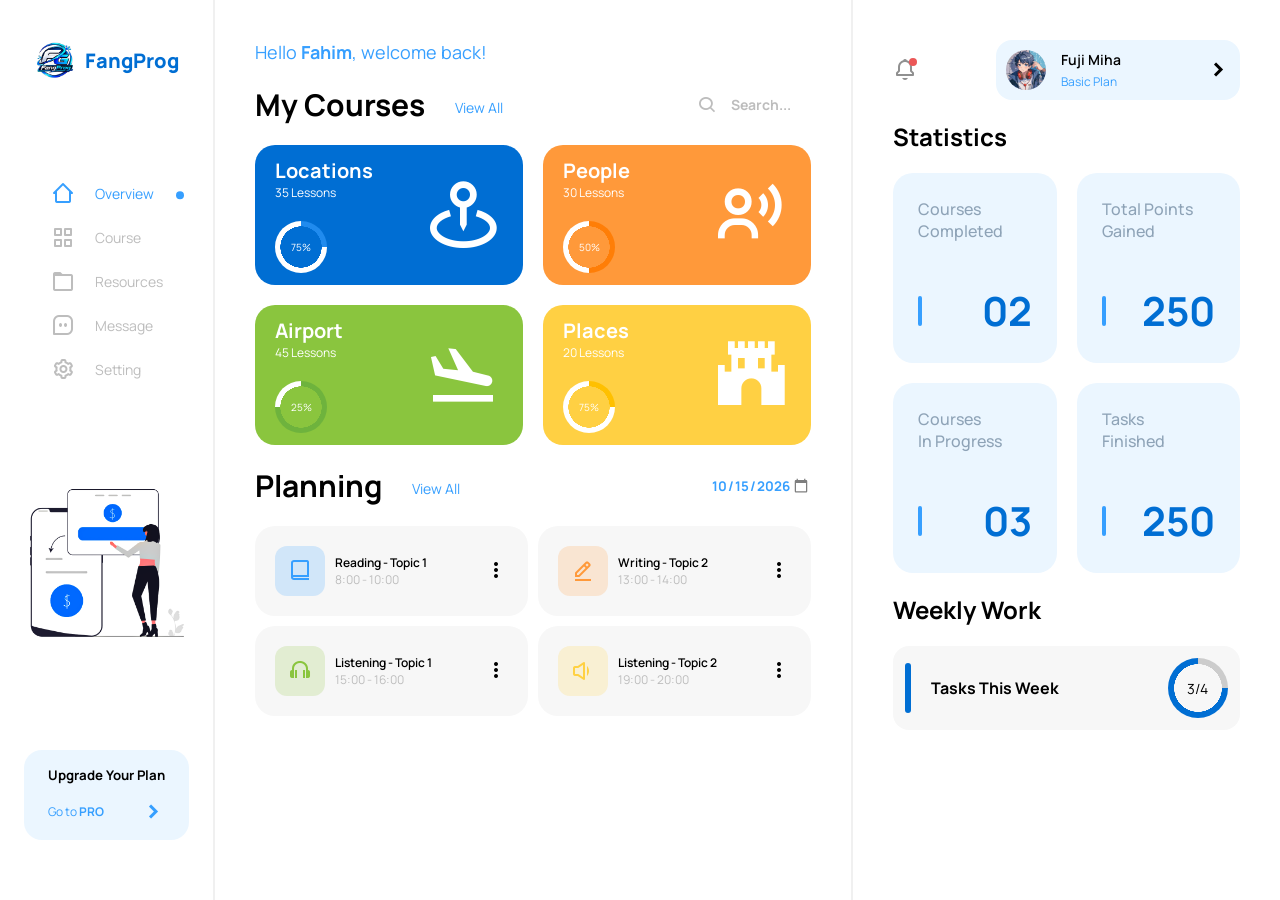
<file: dashboard-design/dashboard-design-1/index.html>
<!doctype html>
<html lang="en">
  <head>
    <meta charset="UTF-8" />
    <meta name="viewport" content="width=device-width, initial-scale=1.0" />
    <link
      href="https://unpkg.com/boxicons@2.1.4/css/boxicons.min.css"
      rel="stylesheet"
    />
    <link rel="stylesheet" href="style.css" />
    <title>Dashboard</title>
  </head>

  <body>
    <div class="container">
      <aside class="left-section">
        <div class="logo">
          <button class="menu-btn" id="menu-close">
            <i class="bx bx-log-out-circle"></i>
          </button>
          <img src="assets/logo.png" />
          <a href="#">FangProg</a>
        </div>

        <div class="sidebar">
          <div class="item" id="active">
            <i class="bx bx-home-alt-2"></i>
            <a href="#">Overview</a>
          </div>
          <div class="item">
            <i class="bx bx-grid-alt"></i>
            <a href="#">Course</a>
          </div>
          <div class="item">
            <i class="bx bx-folder"></i>
            <a href="#">Resources</a>
          </div>
          <div class="item">
            <i class="bx bx-message-square-dots"></i>
            <a href="#">Message</a>
          </div>
          <div class="item">
            <i class="bx bx-cog"></i>
            <a href="#">Setting</a>
          </div>
        </div>

        <div class="pic">
          <img src="assets/pro.png" />
        </div>

        <div class="upgrade">
          <h5>Upgrade Your Plan</h5>
          <div class="link">
            <a href="#">Go to <b>PRO</b></a>
            <i class="bx bxs-chevron-right"></i>
          </div>
        </div>
      </aside>

      <main>
        <header>
          <button class="menu-btn" id="menu-open">
            <i class="bx bx-menu"></i>
          </button>
          <h5>Hello <b>Fahim</b>, welcome back!</h5>
        </header>

        <div class="separator">
          <div class="info">
            <h3>My Courses</h3>
            <a href="#">View All</a>
          </div>
          <div class="search">
            <i class="bx bx-search"></i>
            <input type="text" placeholder="Search..." />
          </div>
        </div>

        <div class="analytics">
          <div class="item">
            <div class="progress">
              <div class="info">
                <h5>Locations</h5>
                <p>35 Lessons</p>
              </div>
              <div
                class="progress-bar"
                role="progressbar"
                aria-valuenow="75"
                aria-valuemin="0"
                aria-valuemax="100"
              ></div>
            </div>
            <i class="bx bx-map-pin"></i>
          </div>
          <div class="item">
            <div class="progress">
              <div class="info">
                <h5>People</h5>
                <p>30 Lessons</p>
              </div>
              <div
                class="progress-bar"
                role="progressbar"
                aria-valuenow="75"
                aria-valuemin="0"
                aria-valuemax="100"
              ></div>
            </div>
            <i class="bx bx-user-voice"></i>
          </div>
          <div class="item">
            <div class="progress">
              <div class="info">
                <h5>Airport</h5>
                <p>45 Lessons</p>
              </div>
              <div
                class="progress-bar"
                role="progressbar"
                aria-valuenow="75"
                aria-valuemin="0"
                aria-valuemax="100"
              ></div>
            </div>
            <i class="bx bxs-plane-land"></i>
          </div>
          <div class="item">
            <div class="progress">
              <div class="info">
                <h5>Places</h5>
                <p>20 Lessons</p>
              </div>
              <div
                class="progress-bar"
                role="progressbar"
                aria-valuenow="75"
                aria-valuemin="0"
                aria-valuemax="100"
              ></div>
            </div>
            <i class="bx bxs-castle"></i>
          </div>
        </div>

        <div class="separator">
          <div class="info">
            <h3>Planning</h3>
            <a href="#">View All</a>
          </div>
          <input type="date" value="2026-10-15" />
        </div>

        <div class="planning">
          <div class="item">
            <div class="left">
              <div class="icon">
                <i class="bx bx-book-alt"></i>
              </div>
              <div class="details">
                <h5>Reading - Topic 1</h5>
                <p>8:00 - 10:00</p>
              </div>
            </div>
            <i class="bx bx-dots-vertical-rounded"></i>
          </div>
          <div class="item">
            <div class="left">
              <div class="icon">
                <i class="bx bx-edit-alt"></i>
              </div>
              <div class="details">
                <h5>Writing - Topic 2</h5>
                <p>13:00 - 14:00</p>
              </div>
            </div>
            <i class="bx bx-dots-vertical-rounded"></i>
          </div>
          <div class="item">
            <div class="left">
              <div class="icon">
                <i class="bx bx-headphone"></i>
              </div>
              <div class="details">
                <h5>Listening - Topic 1</h5>
                <p>15:00 - 16:00</p>
              </div>
            </div>
            <i class="bx bx-dots-vertical-rounded"></i>
          </div>
          <div class="item">
            <div class="left">
              <div class="icon">
                <i class="bx bx-volume-low"></i>
              </div>
              <div class="details">
                <h5>Listening - Topic 2</h5>
                <p>19:00 - 20:00</p>
              </div>
            </div>
            <i class="bx bx-dots-vertical-rounded"></i>
          </div>
        </div>
      </main>

      <aside class="right-section">
        <div class="top">
          <i class="bx bx-bell"></i>
          <div class="profile">
            <div class="left">
              <img src="assets/profile.jpg" />
              <div class="user">
                <h5>Fuji Miha</h5>
                <a href="#">Basic Plan</a>
              </div>
            </div>
            <i class="bx bxs-chevron-right"></i>
          </div>
        </div>

        <div class="separator" id="first">
          <h4>Statistics</h4>
        </div>

        <div class="stats">
          <div class="item">
            <div class="top">
              <p>Courses</p>
              <p>Completed</p>
            </div>
            <div class="bottom">
              <div class="line"></div>
              <h3>02</h3>
            </div>
          </div>
          <div class="item">
            <div class="top">
              <p>Total Points</p>
              <p>Gained</p>
            </div>
            <div class="bottom">
              <div class="line"></div>
              <h3>250</h3>
            </div>
          </div>
          <div class="item">
            <div class="top">
              <p>Courses</p>
              <p>In Progress</p>
            </div>
            <div class="bottom">
              <div class="line"></div>
              <h3>03</h3>
            </div>
          </div>
          <div class="item">
            <div class="top">
              <p>Tasks</p>
              <p>Finished</p>
            </div>
            <div class="bottom">
              <div class="line"></div>
              <h3>250</h3>
            </div>
          </div>
        </div>

        <div class="separator">
          <h4>Weekly Work</h4>
        </div>

        <div class="weekly">
          <div class="title">
            <div class="line"></div>
            <h5>Tasks This Week</h5>
          </div>
          <div
            class="progress-bar"
            role="progressbar"
            aria-valuenow="75"
            aria-valuemin="0"
            aria-valuemax="100"
          ></div>
        </div>
      </aside>
    </div>

    <script src="script.js"></script>
  </body>
</html>
</file>
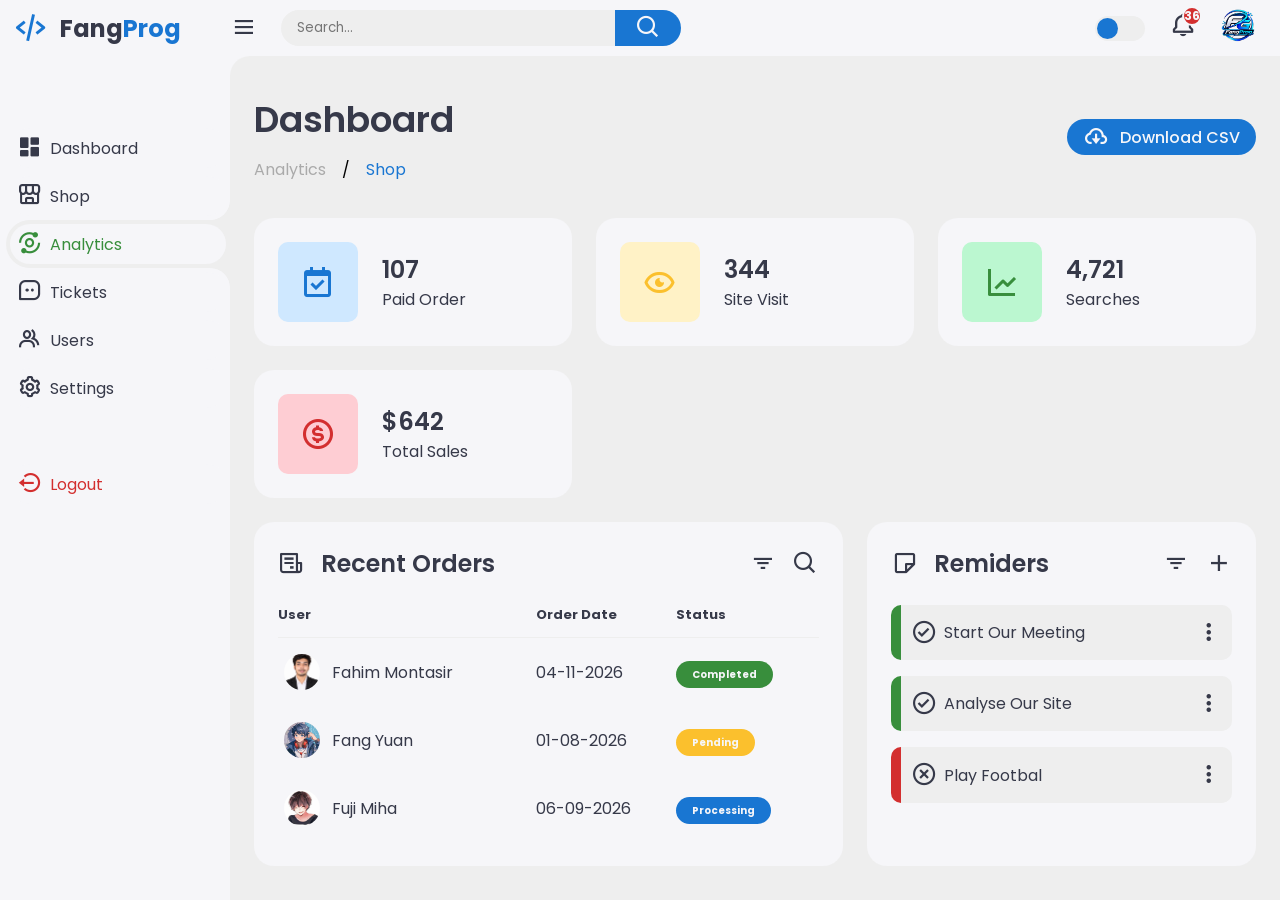
<file: dashboard-design/dashboard-design-2/index.html>
<!doctype html>
<html lang="en">
  <head>
    <meta charset="UTF-8" />
    <meta name="viewport" content="width=device-width, initial-scale=1.0" />
    <link
      href="https://unpkg.com/boxicons@2.1.4/css/boxicons.min.css"
      rel="stylesheet"
    />
    <link rel="stylesheet" href="style.css" />
    <title>Dashboard Design</title>
  </head>

  <body>
    <div class="sidebar">
      <a href="#" class="logo">
        <i class="bx bx-code-alt"></i>
        <div class="logo-name"><span>Fang</span>Prog</div>
      </a>
      <ul class="side-menu">
        <li>
          <a href="#"><i class="bx bxs-dashboard"></i>Dashboard</a>
        </li>
        <li>
          <a href="#"><i class="bx bx-store-alt"></i>Shop</a>
        </li>
        <li class="active">
          <a href="#"><i class="bx bx-analyse"></i>Analytics</a>
        </li>
        <li>
          <a href="#"><i class="bx bx-message-square-dots"></i>Tickets</a>
        </li>
        <li>
          <a href="#"><i class="bx bx-group"></i>Users</a>
        </li>
        <li>
          <a href="#"><i class="bx bx-cog"></i>Settings</a>
        </li>
      </ul>
      <ul class="side-menu">
        <li>
          <a href="#" class="logout">
            <i class="bx bx-log-out-circle"></i>
            Logout
          </a>
        </li>
      </ul>
    </div>

    <div class="content">
      <nav>
        <i class="bx bx-menu"></i>
        <form action="#">
          <div class="form-input">
            <input type="search" placeholder="Search..." />
            <button class="search-btn" type="submit">
              <i class="bx bx-search"></i>
            </button>
          </div>
        </form>
        <input type="checkbox" id="theme-toggle" hidden />
        <label for="theme-toggle" class="theme-toggle"></label>
        <a href="#" class="notif">
          <i class="bx bx-bell"></i>
          <span class="count">36</span>
        </a>
        <a href="#" class="profile">
          <img src="./assets/logo.png" />
        </a>
      </nav>

      <main>
        <div class="header">
          <div class="left">
            <h1>Dashboard</h1>
            <ul class="breadcrumb">
              <li><a href="#"> Analytics </a></li>
              /
              <li><a href="#" class="active">Shop</a></li>
            </ul>
          </div>
          <a href="#" class="report">
            <i class="bx bx-cloud-download"></i>
            <span>Download CSV</span>
          </a>
        </div>

        <ul class="insights">
          <li>
            <i class="bx bx-calendar-check"></i>
            <span class="info">
              <h3>107</h3>
              <p>Paid Order</p>
            </span>
          </li>
          <li>
            <i class="bx bx-show-alt"></i>
            <span class="info">
              <h3>344</h3>
              <p>Site Visit</p>
            </span>
          </li>
          <li>
            <i class="bx bx-line-chart"></i>
            <span class="info">
              <h3>4,721</h3>
              <p>Searches</p>
            </span>
          </li>
          <li>
            <i class="bx bx-dollar-circle"></i>
            <span class="info">
              <h3>$642</h3>
              <p>Total Sales</p>
            </span>
          </li>
        </ul>

        <div class="bottom-data">
          <div class="orders">
            <div class="header">
              <i class="bx bx-receipt"></i>
              <h3>Recent Orders</h3>
              <i class="bx bx-filter"></i>
              <i class="bx bx-search"></i>
            </div>
            <table>
              <thead>
                <tr>
                  <th>User</th>
                  <th>Order Date</th>
                  <th>Status</th>
                </tr>
              </thead>
              <tbody>
                <tr>
                  <td>
                    <img src="./assets/user-1.png" />
                    <p>Fahim Montasir</p>
                  </td>
                  <td>04-11-2026</td>
                  <td><span class="status completed">Completed</span></td>
                </tr>
                <tr>
                  <td>
                    <img src="./assets/user-2.jpg" />
                    <p>Fang Yuan</p>
                  </td>
                  <td>01-08-2026</td>
                  <td><span class="status pending">Pending</span></td>
                </tr>
                <tr>
                  <td>
                    <img src="./assets/user-3.jpg" />
                    <p>Fuji Miha</p>
                  </td>
                  <td>06-09-2026</td>
                  <td><span class="status process">Processing</span></td>
                </tr>
              </tbody>
            </table>
          </div>

          <div class="reminders">
            <div class="header">
              <i class="bx bx-note"></i>
              <h3>Remiders</h3>
              <i class="bx bx-filter"></i>
              <i class="bx bx-plus"></i>
            </div>
            <ul class="task-list">
              <li class="completed">
                <div class="task-title">
                  <i class="bx bx-check-circle"></i>
                  <p>Start Our Meeting</p>
                </div>
                <i class="bx bx-dots-vertical-rounded"></i>
              </li>
              <li class="completed">
                <div class="task-title">
                  <i class="bx bx-check-circle"></i>
                  <p>Analyse Our Site</p>
                </div>
                <i class="bx bx-dots-vertical-rounded"></i>
              </li>
              <li class="not-completed">
                <div class="task-title">
                  <i class="bx bx-x-circle"></i>
                  <p>Play Footbal</p>
                </div>
                <i class="bx bx-dots-vertical-rounded"></i>
              </li>
            </ul>
          </div>
        </div>
      </main>
    </div>

    <script src="script.js"></script>
  </body>
</html>
</file>
<file: dashboard-design/dashboard-design-1/style.css>
@import url("https://fonts.googleapis.com/css2?family=Manrope:wght@300;400;500;600;700;800&display=swap");

* {
  margin: 0;
  padding: 0;
  box-sizing: border-box;
  font-family: "Manrope", sans-serif;
}

a {
  text-decoration: none;
  color: #369fff;
}

i {
  font-size: 24px;
}

.container {
  display: grid;
  grid-template-columns: 1fr 3fr 2fr;
  height: 100vh;
}

.container .left-section {
  display: flex;
  flex-direction: column;
  align-items: center;
  justify-content: space-between;
  padding: 40px 0;
}

.container .left-section .logo {
  display: flex;
  align-items: center;
  gap: 10px;
}

.container .left-section .logo img {
  width: 40px;
  height: 40px;
  object-fit: cover;
}

.container .left-section .logo a {
  font-weight: 800;
  font-size: 20px;
  color: #006ed3;
}

.menu-btn {
  width: 32px;
  height: 32px;
  align-items: center;
  justify-content: center;
  border: none;
  background-color: #d1e6f9;
  border-radius: 6px;
  cursor: pointer;
  display: none;
}

.menu-btn i {
  font-size: 18px;
  color: #208bee;
}

.container .left-section .sidebar {
  display: flex;
  flex-direction: column;
  gap: 20px;
}

.container .left-section .sidebar .item {
  display: flex;
  gap: 20px;
  cursor: pointer;
}

.container .left-section .sidebar i {
  color: #bdbdbd;
  transition: all 0.3s ease;
}

.container .left-section .sidebar a {
  display: flex;
  align-items: center;
  gap: 30px;
  font-size: 14px;
  color: #bdbdbd;
  position: relative;
  transition: all 0.3s ease;
}

.container .left-section .sidebar .item#active a,
.container .left-section .sidebar .item#active i,
.container .left-section .upgrade .link i {
  color: #369fff;
}

.container .left-section .sidebar .item a::after {
  position: absolute;
  content: "";
  width: 0px;
  height: 0px;
  background-color: #369fff;
  right: -30px;
  border-radius: 50%;
  top: 0;
  transform: translateY(116%);
  transition: all 0.3s ease;
}

.container .left-section .sidebar .item#active a::after {
  width: 8px;
  height: 8px;
}

.container .left-section .pic img {
  width: 160px;
}

.container .left-section .upgrade {
  background: #ebf6ff;
  height: 90px;
  display: flex;
  flex-direction: column;
  justify-content: space-between;
  padding: 16px 24px;
  margin-bottom: 20px;
  border-radius: 18px;
  cursor: pointer;
}

.container .left-section .upgrade .link {
  display: flex;
  align-items: center;
  justify-content: space-between;
}

.container .left-section .upgrade .link a {
  font-size: 12px;
}

main {
  border-right: 2px solid #f0f0f0;
  border-left: 2px solid #f0f0f0;
  padding: 40px 40px 0 40px;
}

main header {
  display: flex;
  align-items: center;
  gap: 15px;
}

main header h5 {
  font-size: 18px;
  color: #369fff;
  font-weight: 400;
}

main .separator {
  display: flex;
  align-items: center;
  justify-content: space-between;
  margin-top: 20px;
}

main .separator .info {
  display: flex;
  align-items: center;
  gap: 30px;
}

main .separator .info h3 {
  font-size: 30px;
}

main .separator .info a {
  margin-top: 6px;
  font-size: 14px;
}

main .separator .search {
  display: flex;
  align-items: center;
  gap: 14px;
}

main .separator .search i {
  font-size: 20px;
  color: #bdbdbd;
}

main .separator .search input {
  border: none;
  font-size: 14px;
  width: 80px;
  outline: none;
}

main .separator .search input::placeholder {
  color: #bdbdbd;
}

main .analytics {
  display: grid;
  grid-template-columns: 1fr 1fr;
  gap: 20px;
  margin-top: 20px;
}

main .analytics .item {
  display: flex;
  align-items: center;
  justify-content: space-between;
  height: 140px;
  min-width: 214px;
  padding: 20px;
  border-radius: 20px;
}

main .analytics .item .progress {
  display: flex;
  flex-direction: column;
  justify-content: space-between;
}

main .analytics .item .progress .info h5 {
  color: #fff;
  font-size: 20px;
  font-weight: bold;
}

main .analytics .item .progress .info p {
  color: #fff;
  font-size: 12px;
}

main .analytics .item .progress .progress-bar {
  display: flex;
  align-items: center;
  justify-content: center;
  margin-top: 20px;
  width: 52px;
  height: 52px;
  border-radius: 50%;
}

main .analytics .item:nth-child(1) .progress .progress-bar {
  background:
    radial-gradient(closest-side, #006ed3 79%, transparent 80% 100%),
    conic-gradient(#208bee 25%, #fff 0%);
}

main .analytics .item:nth-child(2) .progress .progress-bar {
  background:
    radial-gradient(closest-side, #ff993a 79%, transparent 80% 100%),
    conic-gradient(#ff7e07 50%, #fff 0%);
}

main .analytics .item:nth-child(3) .progress .progress-bar {
  background:
    radial-gradient(closest-side, #8ac53e 79%, transparent 80% 100%),
    conic-gradient(#6eb33d 75%, #fff 0%);
}

main .analytics .item:nth-child(4) .progress .progress-bar {
  background:
    radial-gradient(closest-side, #ffd043 79%, transparent 80% 100%),
    conic-gradient(#ffc000 25%, #fff 0%);
}

main .analytics .item .progress .progress-bar::before {
  font-size: 10px;
  color: #fff;
}

main .analytics .item:nth-child(1) .progress .progress-bar::before,
main .analytics .item:nth-child(4) .progress .progress-bar::before {
  content: "75%";
}

main .analytics .item:nth-child(2) .progress .progress-bar::before {
  content: "50%";
}

main .analytics .item:nth-child(3) .progress .progress-bar::before {
  content: "25%";
}

main .analytics .item i {
  font-size: 80px;
  color: #fff;
}

main .analytics .item:nth-child(1) {
  background: #006ed3;
}

main .analytics .item:nth-child(2) {
  background: #ff993a;
}

main .analytics .item:nth-child(3) {
  background: #8ac53e;
}

main .analytics .item:nth-child(4) {
  background: #ffd043;
}

main .separator input {
  border: none;
  color: #369fff;
  font-weight: bold;
  outline: none;
  width: 100px;
}

input[type="date"]::-webkit-calendar-picker-indicator {
  opacity: 0.5;
  font-size: 16px;
  cursor: pointer;
}

main .planning {
  display: grid;
  grid-template-columns: 1fr 1fr;
  gap: 10px;
  margin-top: 20px;
}

main .planning .item {
  display: flex;
  align-items: center;
  justify-content: space-between;
  padding: 20px;
  background-color: #f7f7f7;
  border-radius: 20px;
}

main .planning .item .left {
  display: flex;
  align-items: center;
  gap: 10px;
}

main .planning .item .left .icon {
  width: 50px;
  height: 50px;
  border-radius: 12px;
  display: flex;
  align-items: center;
  justify-content: center;
}

main .planning .item:nth-child(1) .left .icon {
  background: #d1e6f9;
}

main .planning .item:nth-child(1) .left .icon i {
  color: #369fff;
}

main .planning .item:nth-child(2) .left .icon {
  background: #f9e5d2;
}

main .planning .item:nth-child(2) .left .icon i {
  color: #ff993a;
}

main .planning .item:nth-child(3) .left .icon {
  background: #e2edd2;
}

main .planning .item:nth-child(3) .left .icon i {
  color: #8ac53e;
}

main .planning .item:nth-child(4) .left .icon {
  background: #f9f0d3;
}

main .planning .item:nth-child(4) .left .icon i {
  color: #ffd143;
}

main .planning .item .left .details h5 {
  font-size: 12px;
  font-weight: 600;
}

main .planning .item .left .details p {
  font-size: 12px;
  color: #bdbdbd;
}

main .planning .item > i {
  cursor: pointer;
}

.container .right-section {
  padding: 40px 40px 0 40px;
}

.container .right-section .top {
  display: flex;
  align-items: center;
  justify-content: space-between;
}

.container .right-section .top > i {
  color: #909090;
  position: relative;
  cursor: pointer;
}

.container .right-section .top > i::after {
  content: "";
  width: 8px;
  height: 8px;
  position: absolute;
  background: #eb5757;
  border-radius: 50%;
  right: 0;
}

.container .right-section .top .profile {
  display: flex;
  align-items: center;
  justify-content: space-between;
  padding: 10px;
  background: #ebf6ff;
  width: 244px;
  height: 60px;
  border-radius: 16px;
}

.container .right-section .top .profile > i {
  cursor: pointer;
}

.container .right-section .top .profile .left {
  display: flex;
  gap: 15px;
}

.container .right-section .top .profile .left img {
  width: 40px;
  height: 40px;
  border-radius: 50%;
  object-fit: cover;
  object-position: top;
}

.container .right-section .top .profile .left .user h5 {
  font-size: 14px;
  font-weight: 600;
}

.container .right-section .top .profile .left .user a {
  font-size: 12px;
}

.container .right-section .separator#first {
  margin-top: 8px;
}

.container .right-section .separator h4 {
  font-weight: bold;
  font-size: 24px;
  margin-top: 20px;
}

.container .right-section .stats {
  display: grid;
  grid-template-columns: 1fr 1fr;
  margin-top: 20px;
  gap: 20px;
}

.container .right-section .stats .item {
  display: flex;
  flex-direction: column;
  justify-content: space-between;
  height: 190px;
  padding: 25px;
  background: #ebf6ff;
  border-radius: 20px;
}

.container .right-section .stats .item .top {
  display: flex;
  flex-direction: column;
  align-items: start;
}

.container .right-section .stats .top p {
  font-size: 16px;
  color: #8ea3b7;
  font-weight: 500;
}

.container .right-section .stats .item .bottom {
  display: flex;
  align-items: center;
  justify-content: space-between;
}

.container .right-section .stats .item .bottom .line {
  width: 4px;
  height: 30px;
  background: #369fff;
  border-radius: 20px;
}

.container .right-section .stats .item .bottom h3 {
  font-size: 40px;
  color: #006ed3;
}

.container .right-section .weekly {
  margin-top: 20px;
  display: flex;
  align-items: center;
  justify-content: space-between;
  width: 100%;
  padding: 12px;
  background: #f7f7f7;
  border-radius: 16px;
}

.container .right-section .weekly .title {
  display: flex;
  align-items: center;
  gap: 20px;
}

.container .right-section .weekly .title .line {
  width: 6px;
  height: 50px;
  background: #006ed3;
  border-radius: 20px;
}

.container .right-section .weekly h5 {
  font-size: 16px;
}

.container .right-section .weekly .progress-bar {
  display: flex;
  align-items: center;
  justify-content: center;
  width: 60px;
  height: 60px;
  border-radius: 50%;
  background:
    radial-gradient(closest-side, #f7f7f7 79%, transparent 80% 100%),
    conic-gradient(#ccc 25%, #006ed3 0%);
}

.container .right-section .weekly .progress-bar::before {
  content: "3/4";
  font-size: 14px;
  color: #000;
}

@media screen and (max-width: 1200px) {
  .container {
    grid-template-columns: 1fr 6fr 5fr;
  }

  .container .left-section,
  .container main,
  .container .right-section {
    padding: 20px 20px 0 20px;
  }

  .container .left-section .logo a,
  .container .left-section .sidebar a,
  .container .left-section .pic img,
  .container .left-section .upgrade {
    display: none;
  }
}

@media screen and (max-width: 992px) {
  .container {
    grid-template-columns: 1fr 1fr;
  }

  .container .left-section {
    position: fixed;
    height: 60vh;
    background-color: #fff;
    box-shadow: 0 4px 30px rgba(0, 0, 0, 0.1);
    transition: all 0.3s ease;
    top: -60vh;
  }

  .container .left-section .logo {
    flex-direction: column;
    gap: 20px;
  }

  .container .left-section .logo .menu-btn,
  main header .menu-btn {
    display: flex;
  }

  main h5 {
    font-size: 16px;
  }

  main .separator .info {
    gap: 15px;
  }

  main .separator .info h3,
  .container .right-section .separator h4 {
    font-size: 20px;
  }

  main .analytics .item {
    min-width: 160px;
  }

  main .analytics .item i {
    display: none;
  }

  main .planning {
    grid-template-columns: 1fr;
    gap: 10px;
  }

  main .planning .item {
    padding: 8px;
  }

  .container .right-section .stats .item {
    height: 160px;
    padding: 20px;
  }

  .container .right-section .stats .item .top p {
    font-size: 14px;
  }

  .container .right-section .stats .item .bottom h3 {
    font-size: 36px;
  }
}

@media screen and (max-width: 768px) {
  .container {
    grid-template-columns: 1fr;
    padding-top: 80px;
  }

  .container .right-section > .top {
    position: absolute;
    top: 0;
    right: 0;
    width: 100%;
    padding: 20px;
    z-index: -100;
  }

  .container .right-section .weekly {
    margin-bottom: 20px;
  }
}
</file>
<file: dashboard-design/dashboard-design-2/style.css>
@import url("https://fonts.googleapis.com/css2?family=Poppins:wght@300;400;500;600;700;800&display=swap");

:root {
  --light: #f6f6f9;
  --primary: #1976d2;
  --light-primary: #cfe8ff;
  --grey: #eee;
  --dark-grey: #aaaaaa;
  --dark: #363949;
  --danger: #d32f2f;
  --light-danger: #fecdd3;
  --warning: #fbc02d;
  --light-warning: #fff2c6;
  --success: #388e3c;
  --light-success: #bbf7d0;
}

* {
  margin: 0;
  padding: 0;
  box-sizing: border-box;
  font-family: "Poppins", sans-serif;
}

.bx {
  font-size: 1.7rem;
}

a {
  text-decoration: none;
}

li {
  list-style: none;
}

html {
  overflow-x: hidden;
}

body.dark {
  --light: #181a1e;
  --grey: #25252c;
  --dark: #fbfbfb;
}

body {
  background: var(--grey);
  overflow-x: hidden;
}

.sidebar {
  position: fixed;
  top: 0;
  left: 0;
  background: var(--light);
  width: 230px;
  height: 100%;
  z-index: 2000;
  overflow-x: hidden;
  scrollbar-width: none;
  transition: all 0.3s ease;
}

.sidebar::-webkit-scrollbar {
  display: none;
}

.sidebar.close {
  width: 60px;
}

.sidebar .logo {
  font-size: 24px;
  font-weight: 700;
  height: 56px;
  display: flex;
  align-items: center;
  color: var(--primary);
  z-index: 500;
  padding-bottom: 20px;
  box-sizing: content-box;
}

.sidebar .logo .logo-name span {
  color: var(--dark);
}

.sidebar .logo .bx {
  min-width: 60px;
  display: flex;
  justify-content: center;
  font-size: 2.2rem;
}

.sidebar .side-menu {
  width: 100%;
  margin-top: 48px;
}

.sidebar .side-menu li {
  height: 48px;
  background: transparent;
  margin-left: 6px;
  border-radius: 48px 0 0 48px;
  padding: 4px;
}

.sidebar .side-menu li.active {
  background: var(--grey);
  position: relative;
}

.sidebar .side-menu li.active::before {
  content: "";
  position: absolute;
  width: 40px;
  height: 40px;
  border-radius: 50%;
  top: -40px;
  right: 0;
  box-shadow: 20px 20px 0 var(--grey);
  z-index: -1;
}

.sidebar .side-menu li.active::after {
  content: "";
  position: absolute;
  width: 40px;
  height: 40px;
  border-radius: 50%;
  bottom: -40px;
  right: 0;
  box-shadow: 20px -20px 0 var(--grey);
  z-index: -1;
}

.sidebar .side-menu li a {
  width: 100%;
  height: 100%;
  background: var(--light);
  display: flex;
  align-items: center;
  border-radius: 48px;
  font-size: 16px;
  color: var(--dark);
  white-space: nowrap;
  overflow-x: hidden;
  transition: all 0.3s ease;
}

.sidebar .side-menu li.active a {
  color: var(--success);
}

.sidebar.close .side-menu li a {
  width: calc(48px - (4px * 2));
  transition: all 0.3s ease;
}

.sidebar .side-menu li a .bx {
  min-width: calc(60px - ((4px + 6px) * 2));
  display: flex;
  font-size: 1.6rem;
  justify-content: center;
}

.sidebar .side-menu li a.logout {
  color: var(--danger);
}

.content {
  position: relative;
  width: calc(100% - 230px);
  left: 230px;
  transition: all 0.3s ease;
}

.sidebar.close ~ .content {
  width: calc(100% - 60px);
  left: 60px;
}

.content nav {
  height: 56px;
  background: var(--light);
  padding: 0 24px 0 0;
  display: flex;
  align-items: center;
  grid-gap: 24px;
  position: sticky;
  top: 0;
  left: 0;
  z-index: 1000;
}

.content nav::before {
  content: "";
  position: absolute;
  width: 40px;
  height: 40px;
  bottom: -40px;
  left: 0;
  border-radius: 50%;
  box-shadow: -20px -20px 0 var(--light);
}

.content nav a {
  color: var(--dark);
}

.content nav .bx.bx-menu {
  cursor: pointer;
  color: var(--dark);
}

.content nav form {
  max-width: 400px;
  width: 100%;
  margin-right: auto;
}

.content nav form .form-input {
  display: flex;
  align-items: center;
  height: 36px;
}

.content nav form .form-input input {
  flex-grow: 1;
  padding: 0 16px;
  height: 100%;
  border: none;
  background: var(--grey);
  border-radius: 36px 0 0 36px;
  outline: none;
  width: 100%;
  color: var(--dark);
}

.content nav form .form-input button {
  width: 80px;
  height: 100%;
  display: flex;
  justify-content: center;
  align-items: center;
  background: var(--primary);
  color: var(--light);
  font-size: 18px;
  border: none;
  outline: none;
  border-radius: 0 36px 36px 0;
  cursor: pointer;
}

.content nav .notif {
  font-size: 20px;
  position: relative;
}

.content nav .notif .count {
  position: absolute;
  top: -6px;
  right: -6px;
  width: 20px;
  height: 20px;
  background: var(--danger);
  border-radius: 50%;
  color: var(--light);
  border: 2px solid var(--light);
  font-weight: 700;
  font-size: 12px;
  display: flex;
  align-items: center;
  justify-content: center;
}

.content nav .profile img {
  width: 36px;
  height: 36px;
  object-fit: cover;
  border-radius: 50%;
}

.content nav .theme-toggle {
  display: block;
  min-width: 50px;
  height: 25px;
  background: var(--grey);
  cursor: pointer;
  position: relative;
  border-radius: 25px;
}

.content nav .theme-toggle::before {
  content: "";
  position: absolute;
  top: 2px;
  left: 2px;
  bottom: 2px;
  width: calc(25px - 4px);
  background: var(--primary);
  border-radius: 50%;
  transition: all 0.3s ease;
}

.content nav #theme-toggle:checked + .theme-toggle::before {
  left: calc(100% - (25px - 4px) - 2px);
}

.content main {
  width: 100%;
  padding: 36px 24px;
  max-height: calc(100vh - 56px);
}

.content main .header {
  display: flex;
  align-items: center;
  justify-content: space-between;
  grid-gap: 16px;
  flex-wrap: wrap;
}

.content main .header .left h1 {
  font-size: 36px;
  font-weight: 600;
  margin-bottom: 10px;
  color: var(--dark);
}

.content main .header .left .breadcrumb {
  display: flex;
  align-items: center;
  grid-gap: 16px;
}

.content main .header .left .breadcrumb li {
  color: var(--dark);
}

.content main .header .left .breadcrumb li a {
  color: var(--dark-grey);
  pointer-events: none;
}

.content main .header .left .breadcrumb li a.active {
  color: var(--primary);
  pointer-events: none;
}

.content main .header .report {
  height: 36px;
  padding: 0 16px;
  border-radius: 36px;
  background: var(--primary);
  color: var(--light);
  display: flex;
  align-items: center;
  justify-content: center;
  grid-gap: 10px;
  font-weight: 500;
}

.content main .insights {
  display: grid;
  grid-template-columns: repeat(auto-fit, minmax(240px, 1fr));
  grid-gap: 24px;
  margin-top: 36px;
}

.content main .insights li {
  padding: 24px;
  background: var(--light);
  border-radius: 20px;
  display: flex;
  align-items: center;
  grid-gap: 24px;
  cursor: pointer;
}

.content main .insights li .bx {
  width: 80px;
  height: 80px;
  border-radius: 10px;
  font-size: 36px;
  display: flex;
  align-items: center;
  justify-content: center;
}

.content main .insights li:nth-child(1) .bx {
  background: var(--light-primary);
  color: var(--primary);
}

.content main .insights li:nth-child(2) .bx {
  background: var(--light-warning);
  color: var(--warning);
}

.content main .insights li:nth-child(3) .bx {
  background: var(--light-success);
  color: var(--success);
}

.content main .insights li:nth-child(4) .bx {
  background: var(--light-danger);
  color: var(--danger);
}

.content main .insights li .info h3 {
  font-size: 24px;
  font-weight: 600;
  color: var(--dark);
}

.content main .insights li .info p {
  color: var(--dark);
}

.content main .bottom-data {
  display: flex;
  flex-wrap: wrap;
  grid-gap: 24px;
  margin-top: 24px;
  width: 100%;
  color: var(--dark);
}

.content main .bottom-data > div {
  border-radius: 20px;
  background: var(--light);
  padding: 24px;
  overflow-x: auto;
}

.content main .bottom-data .header {
  display: flex;
  align-items: center;
  grid-gap: 16px;
  margin-bottom: 24px;
}

.content main .bottom-data .header h3 {
  margin-right: auto;
  font-size: 24px;
  font-weight: 600;
}

.content main .bottom-data .header .bx {
  cursor: pointer;
}

.content main .bottom-data .orders {
  flex-grow: 1;
  flex-basis: 500px;
}

.content main .bottom-data .orders table {
  width: 100%;
  border-collapse: collapse;
}

.content main .bottom-data .orders table th {
  padding-bottom: 12px;
  font-size: 13px;
  text-align: left;
  border-bottom: 1px solid var(--grey);
}

.content main .bottom-data .orders table td {
  padding: 16px 0;
}

.content main .bottom-data .orders table tr td:first-child {
  display: flex;
  align-items: center;
  grid-gap: 12px;
  padding-left: 6px;
}

.content main .bottom-data .orders table td img {
  width: 36px;
  height: 36px;
  border-radius: 50%;
  object-fit: cover;
}

.content main .bottom-data .orders table tbody tr {
  cursor: pointer;
  transition: all 0.3s ease;
}

.content main .bottom-data .orders table tbody tr:hover {
  background: var(--grey);
}

.content main .bottom-data .orders table tr td .status {
  font-size: 10px;
  padding: 6px 16px;
  color: var(--light);
  border-radius: 20px;
  font-weight: 700;
}

.content main .bottom-data .orders table tr td .status.completed {
  background: var(--success);
}

.content main .bottom-data .orders table tr td .status.process {
  background: var(--primary);
}

.content main .bottom-data .orders table tr td .status.pending {
  background: var(--warning);
}

.content main .bottom-data .reminders {
  flex-grow: 1;
  flex-basis: 300px;
}

.content main .bottom-data .reminders .task-list {
  width: 100%;
}

.content main .bottom-data .reminders .task-list li {
  width: 100%;
  margin-bottom: 16px;
  background: var(--grey);
  padding: 14px 10px;
  border-radius: 10px;
  display: flex;
  align-items: center;
  justify-content: space-between;
}

.content main .bottom-data .reminders .task-list li .task-title {
  display: flex;
  align-items: center;
}

.content main .bottom-data .reminders .task-list li .task-title p {
  margin-left: 6px;
}

.content main .bottom-data .reminders .task-list li .bx {
  cursor: pointer;
}

.content main .bottom-data .reminders .task-list li.completed {
  border-left: 10px solid var(--success);
}

.content main .bottom-data .reminders .task-list li.not-completed {
  border-left: 10px solid var(--danger);
}

.content main .bottom-data .reminders .task-list li:last-child {
  margin-bottom: 0;
}

@media screen and (max-width: 768px) {
  .sidebar {
    width: 200px;
  }

  .content {
    width: calc(100% - 60px);
    left: 200px;
  }
}

@media screen and (max-width: 576px) {
  .content nav form .form-input input {
    display: none;
  }

  .content nav form .form-input button {
    width: auto;
    height: auto;
    background: transparent;
    color: var(--dark);
    border-radius: none;
  }

  .content nav form.show .form-input input {
    display: block;
    width: 100%;
  }

  .content nav form.show .form-input button {
    width: 36px;
    height: 100%;
    color: var(--light);
    background: var(--danger);
    border-radius: 0 36px 36px 0;
  }

  .content nav form.show ~ .notif,
  .content nav form.show ~ .profile {
    display: none;
  }

  .content main .insights {
    grid-template-columns: 1fr;
  }

  .content main .bottom-data .header {
    min-width: 340px;
  }

  .content main .bottom-data .orders table {
    min-width: 340px;
  }

  .content main .bottom-data .reminders .task-list {
    min-width: 340px;
  }
}
</file>
